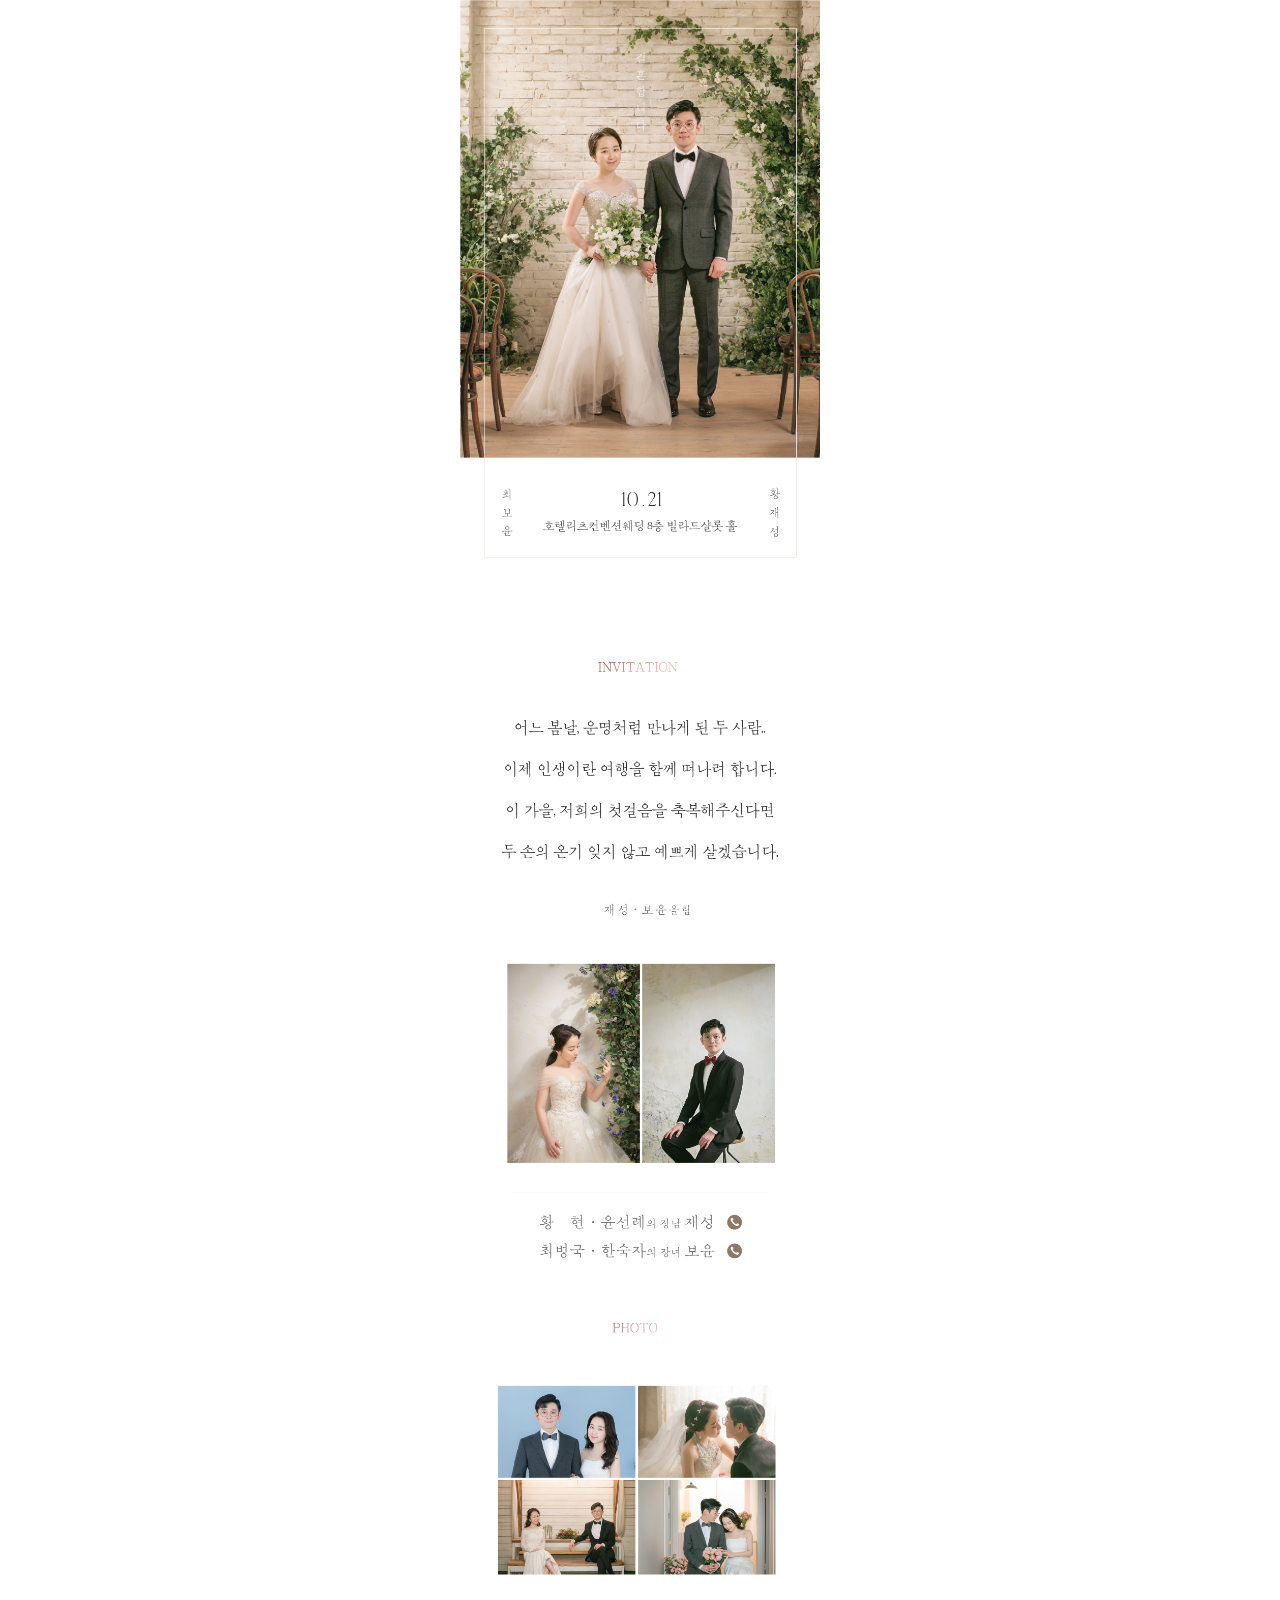
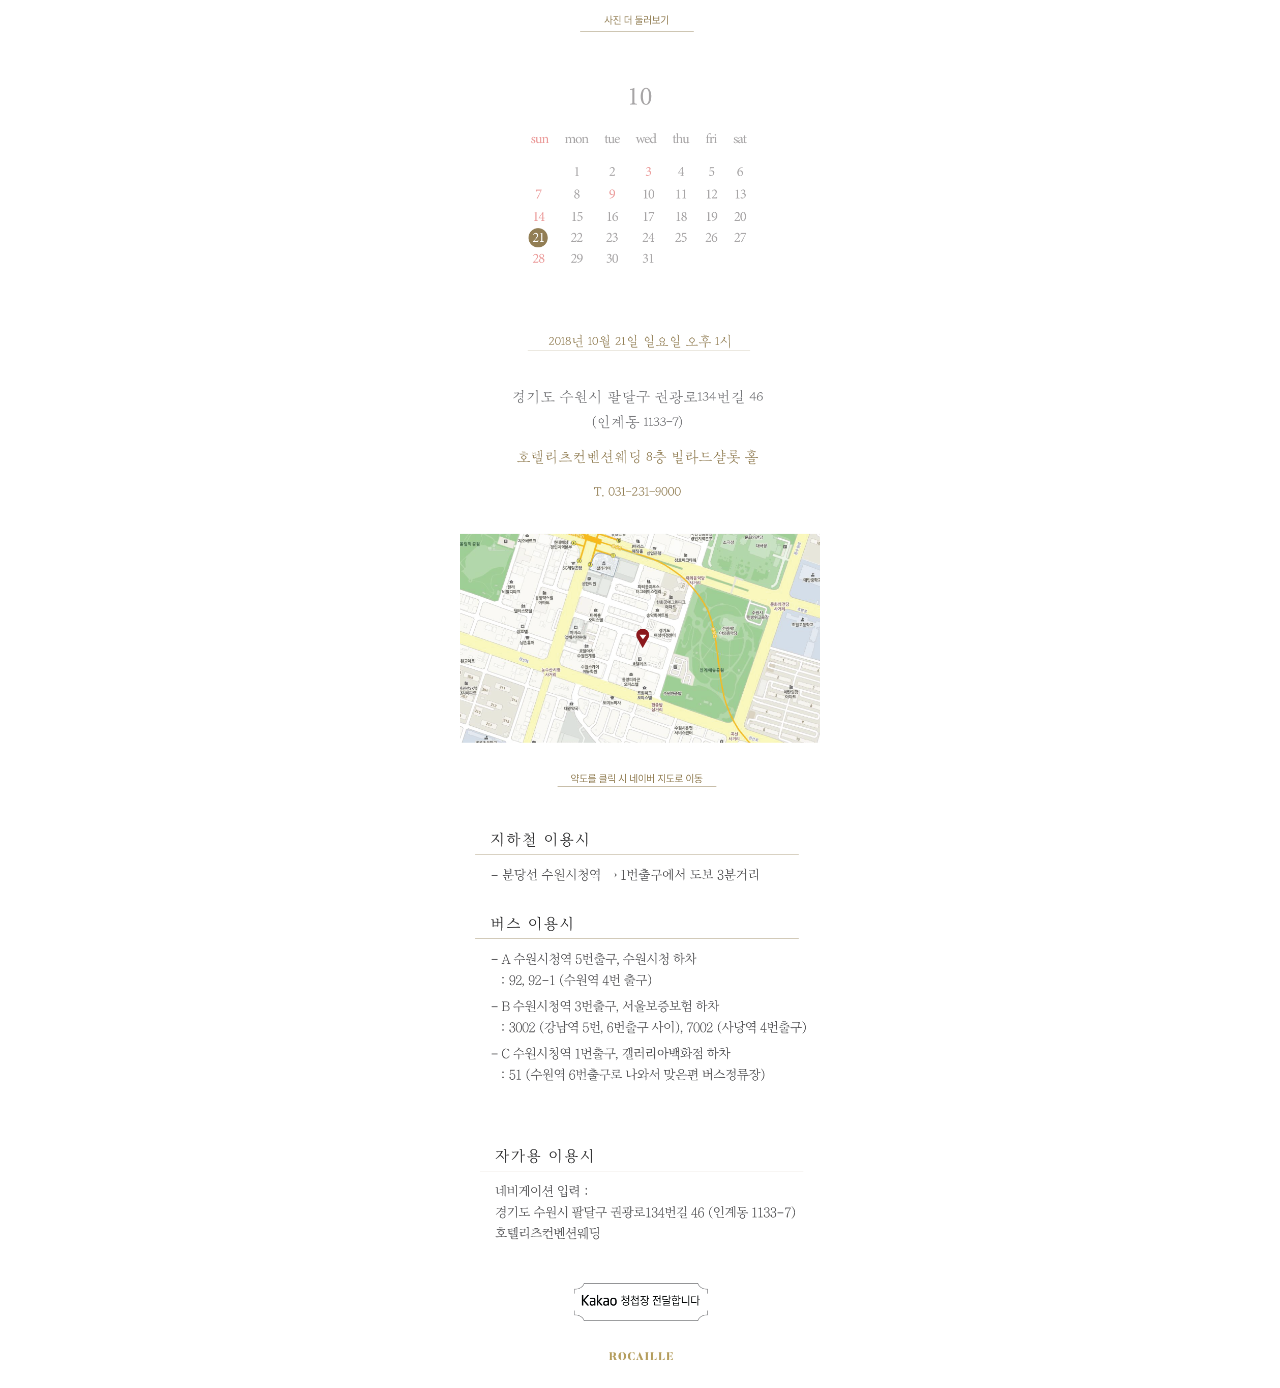
<file: index.html>
<!doctype html>
<html lang="ko">
<head>
    <meta charset="utf-8" />
    <title>결혼합니다.</title>
    <meta property="og:title" content="황재성 &#9829; 최보윤 결혼합니다." />
    <meta property="og:type" content="website" />
    <meta property="og:url" content="http://rocaille.speedgabia.com/qhdbs_1021/index.html" />
    <meta property="og:image" content="http://rocaille.speedgabia.com/qhdbs_1021/img/kakao.png">
    <meta property="og:description" content="모바일청첩장 보러가기" />
    <meta name="viewport" content="width=device-width, initial-scale=1.0, maximum-scale=1.0, minimum-scale=1.0, user-scalable=no, target-densitydpi=medium-dpi" />
    <meta name="apple-mobile-web-app-capable" content="yes" />
    <meta name="apple-mobile-web-app-status-bar-style" content="black" />
    <!--    <script src="./css/kakao.min.js"></script>-->

    <link rel="stylesheet" type="text/css" href="./css/invitation2.css">
    <!-- 전화걸기 스크립트 -->
    <script type="text/javascript">
        function callNumber(num) {
            location.href = "tel:" + num;
        }
    </script>

    <script src="//developers.kakao.com/sdk/js/kakao.min.js"></script>
    <!-- 익스플로러 9 이하 버전의 html5 인식용 스크립트 -->
    <!--[if lt ie 9]>
		<script src="http://html5shiv.googlecode.com/svn/trunk/html5.js"></script>
	<![endif]-->
    <!-- // 익스플로러 9 이하 버전의 html5 인식용 스크립트 -->

</head>
<body>
    <div id="wrap">
        <div id="content">
            <ul>
                <li><img src="./img/img_01.png" width="720" height="1280" alt="결혼식 메인 사진"></li>
                <li><img src="./img/img_02.png" alt="결혼식 초대글"></li>
                <ul class="contact">
                    <li><a href="javascript:;" onclick="callNumber(&#39;010-3162-0799&#39;)"><img src="./img/img_03.png" width="135" height="135" alt="신랑에게 전화"></a></li>
                    <li><a href="javascript:;" onclick="callNumber(&#39;010-9766-1337&#39;)"><img src="./img/img_04.png" width="135" height="135" alt="신부에게 전화"></a></li>
                </ul>
                <li><img src="./img/img_05.png" alt="결혼식 초대글"></li>
                <li><a href="./gallery.html" target="_top"><img src="./img/img_06.png" alt="갤러리"></a></li>
                <li><img src="./img/img_07.png" alt="결혼식 초대글"></li>
                <li><a href="http://naver.me/x8fFBq3e" target="_blank"><img src="./img/img_08.png" alt="지도 보기"></a></li>
                <li><img src="./img/img_09.png" alt="갤러리"></li>
                <li>
                    <a id="kakao-link-btn" href="javascript:;">
                        <img src="./img/img_10.png"/>
                    </a></li>
                <li><a href="http://smartstore.naver.com/rocaille"><img src="./img/img_11.png" alt="갤러리"></a></li>
            </ul>
        </div>
    </div>
    <script type='text/javascript'>
        //<![CDATA[
        // // 사용할 앱의 JavaScript 키를 설정해 주세요.
        Kakao.init('b38d6384284172f67bf4735f2c08cb5f');
        // // 카카오링크 버튼을 생성합니다. 처음 한번만 호출하면 됩니다.
        Kakao.Link.createDefaultButton({
            container: '#kakao-link-btn',
            objectType: 'feed',
            content: {
                title: '황재성 & 최보윤',
                description: '2018년 10월 21일 일요일 오후 1시\n호텔리츠컨벤션웨딩 8층 빌라드샬롯 홀',
                imageUrl: 'http://rocaille.speedgabia.com/qhdbs_1021/img/kakao_main1.png',
                link: {
                    mobileWebUrl: 'http://rocaille.speedgabia.com/qhdbs_1021',
                    webUrl: 'http://rocaille.speedgabia.com/qhdbs_1021'
                }
            },

            buttons: [{
                    title: '청첩장 보러가기',
                    link: {
                        mobileWebUrl: 'http://rocaille.speedgabia.com/qhdbs_1021',
                        webUrl: 'http://rocaille.speedgabia.com/qhdbs_1021'
                    }
                },

            ]
        });
        //]]>
    </script>
</body>
</html>
</file>
<file: css/invitation2.css>
@charset "utf-8";

body{overflow-y:scroll;margin:0;padding:0;letter-spacing:-4px;font-size:0;line-height:0}
img{display:block;width:100%;height:auto;border:0;vertical-align:top}
ul,ol{padding:0;margin:0;list-style:none}
#wrap{width:360px;margin:0 auto}
.content{width:100%}
#footer{padding-top:20px}
.contact {width:100%;margin:0 auto;text-align:center}
.contact li{width:100%;display:inline-block;*display:inline;*zoom:1}
.blind{overflow:hidden;width:0;height:0;font-size:0;line-height:99em}

@media screen and (max-width:767px) {
	#wrap{min-width:320px;width:100%}
}
</file>
